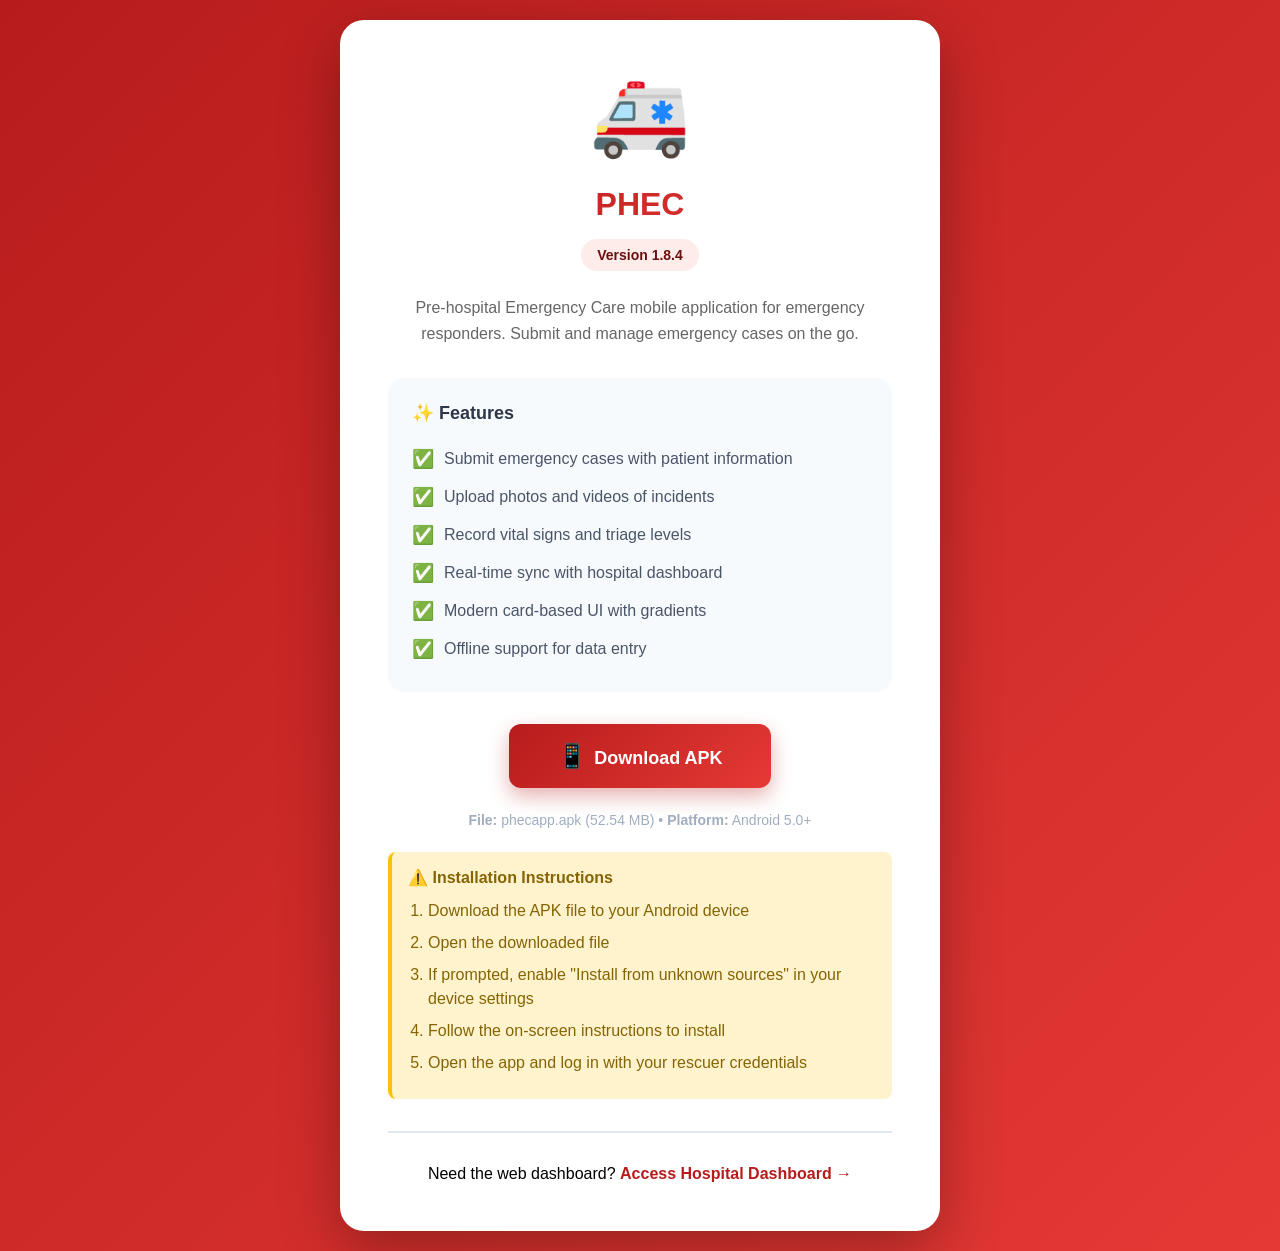
<file: phec/public/download.html>
<!DOCTYPE html>
<html lang="en">
<head>
    <meta charset="UTF-8">
    <meta name="viewport" content="width=device-width, initial-scale=1.0">
    <title>Download PHEC - Pre-hospital Emergency Care App</title>
    <style>
        * {
            margin: 0;
            padding: 0;
            box-sizing: border-box;
        }

        body {
            font-family: -apple-system, BlinkMacSystemFont, 'Segoe UI', Roboto, 'Helvetica Neue', Arial, sans-serif;
            background: linear-gradient(135deg, #b71c1c 0%, #e53935 100%);
            min-height: 100vh;
            display: flex;
            justify-content: center;
            align-items: center;
            padding: 20px;
        }

        .container {
            background: white;
            border-radius: 24px;
            padding: 48px;
            max-width: 600px;
            width: 100%;
            box-shadow: 0 20px 60px rgba(0, 0, 0, 0.3);
            text-align: center;
        }

        .app-icon {
            font-size: 80px;
            margin-bottom: 24px;
        }

        h1 {
            font-size: 32px;
            color: #2d3748;
            margin-bottom: 16px;
            background: linear-gradient(135deg, #b71c1c 0%, #e53935 100%);
            -webkit-background-clip: text;
            -webkit-text-fill-color: transparent;
            background-clip: text;
        }

        .version {
            display: inline-block;
            padding: 8px 16px;
            background: #fdecea;
            color: #6b0f0f;
            border-radius: 20px;
            font-size: 14px;
            font-weight: 600;
            margin-bottom: 24px;
        }

        .description {
            color: #666;
            font-size: 16px;
            line-height: 1.6;
            margin-bottom: 32px;
        }

        .features {
            text-align: left;
            margin-bottom: 32px;
            background: #f7fafc;
            padding: 24px;
            border-radius: 16px;
        }

        .features h3 {
            color: #2d3748;
            font-size: 18px;
            margin-bottom: 16px;
        }

        .features ul {
            list-style: none;
            padding: 0;
        }

        .features li {
            padding: 8px 0;
            color: #4a5568;
            display: flex;
            align-items: center;
            gap: 10px;
        }

        .features li::before {
            content: "✅";
            font-size: 18px;
        }

        .download-btn {
            display: inline-block;
            padding: 18px 48px;
            background: linear-gradient(135deg, #b71c1c 0%, #e53935 100%);
            color: white;
            text-decoration: none;
            border-radius: 12px;
            font-size: 18px;
            font-weight: 700;
            box-shadow: 0 8px 20px rgba(183, 28, 28, 0.35);
            transition: all 0.3s ease;
            margin-bottom: 24px;
        }

        .download-btn:hover {
            transform: translateY(-4px);
            box-shadow: 0 12px 30px rgba(183, 28, 28, 0.45);
        }

        .download-btn::before {
            content: "📱 ";
            font-size: 24px;
        }

        .file-info {
            color: #a0aec0;
            font-size: 14px;
            margin-bottom: 24px;
        }

        .instructions {
            background: #fff3cd;
            border-left: 4px solid #ffc107;
            padding: 16px;
            border-radius: 8px;
            text-align: left;
            margin-top: 24px;
        }

        .instructions h4 {
            color: #856404;
            font-size: 16px;
            margin-bottom: 12px;
        }

        .instructions ol {
            color: #856404;
            padding-left: 20px;
            margin: 0;
        }

        .instructions li {
            margin: 8px 0;
            line-height: 1.5;
        }

        .web-link {
            margin-top: 32px;
            padding-top: 32px;
            border-top: 2px solid #e2e8f0;
        }

        .web-link a {
            color: #b71c1c;
            text-decoration: none;
            font-weight: 600;
            font-size: 16px;
        }

        .web-link a:hover {
            text-decoration: underline;
        }

        @media (max-width: 768px) {
            .container {
                padding: 32px 24px;
            }

            h1 {
                font-size: 28px;
            }

            .download-btn {
                width: 100%;
                padding: 16px 24px;
            }
        }
    </style>
</head>
<body>
    <div class="container">
        <div class="app-icon">🚑</div>
        <h1>PHEC</h1>
        <span class="version">Version 1.8.4</span>
        
        <p class="description">
            Pre-hospital Emergency Care mobile application for emergency responders. 
            Submit and manage emergency cases on the go.
        </p>

        <div class="features">
            <h3>✨ Features</h3>
            <ul>
                <li>Submit emergency cases with patient information</li>
                <li>Upload photos and videos of incidents</li>
                <li>Record vital signs and triage levels</li>
                <li>Real-time sync with hospital dashboard</li>
                <li>Modern card-based UI with gradients</li>
                <li>Offline support for data entry</li>
            </ul>
        </div>

    <a href="https://drive.google.com/file/d/1cagAJGqTQvZTu0C9jODcup-p-I_hpVg8/view?usp=drive_link" class="download-btn" target="_blank">Download APK</a>
        
        <div class="file-info">
            <strong>File:</strong> phecapp.apk (52.54 MB) • <strong>Platform:</strong> Android 5.0+
        </div>

        <div class="instructions">
            <h4>⚠️ Installation Instructions</h4>
            <ol>
                <li>Download the APK file to your Android device</li>
                <li>Open the downloaded file</li>
                <li>If prompted, enable "Install from unknown sources" in your device settings</li>
                <li>Follow the on-screen instructions to install</li>
                <li>Open the app and log in with your rescuer credentials</li>
            </ol>
        </div>

        <div class="web-link">
            <p>Need the web dashboard? <a href="login-firebase.html">Access Hospital Dashboard →</a></p>
        </div>
    </div>
</body>
</html>
</file>
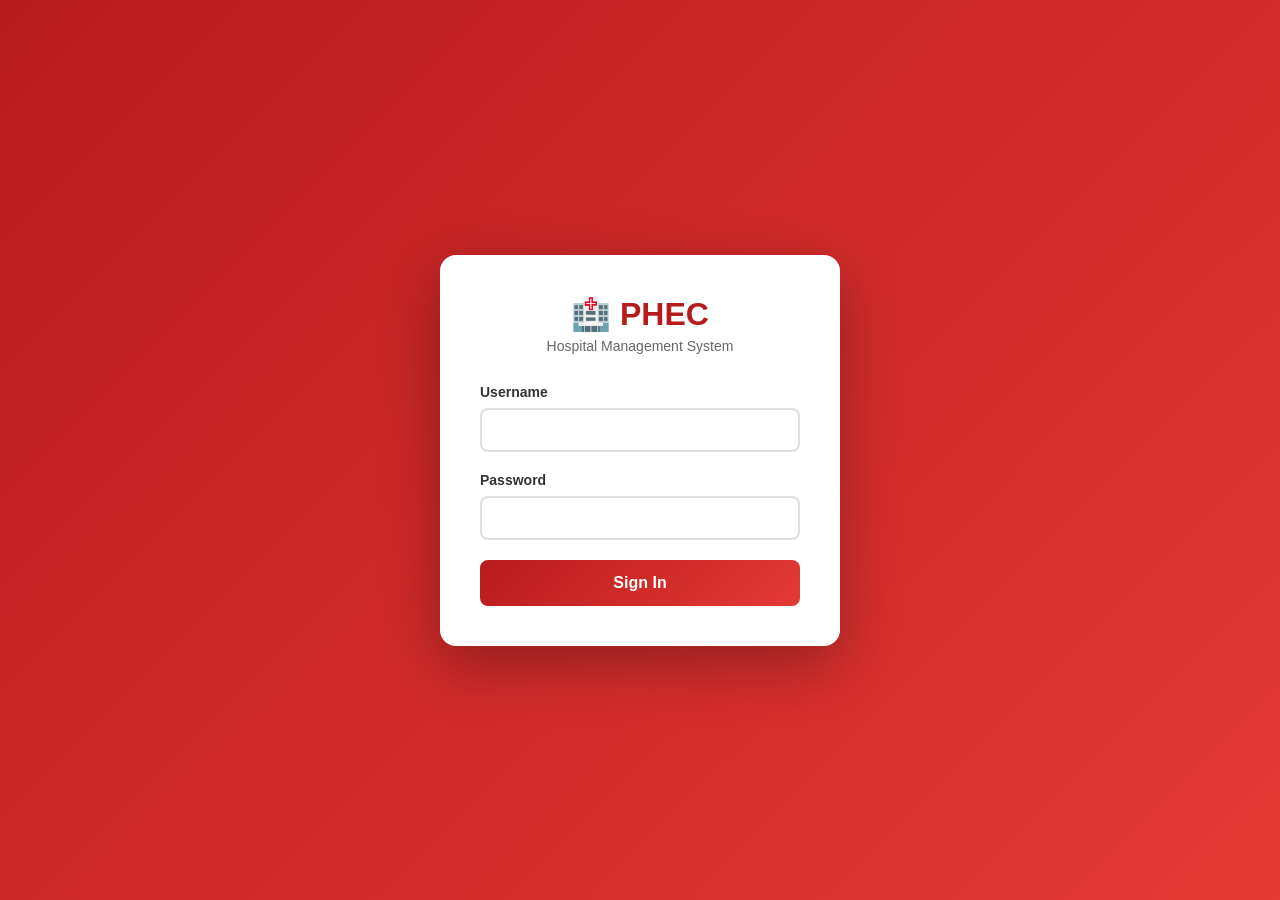
<file: phec/public/login.html>
<!DOCTYPE html>
<html lang="en">
<head>
    <meta charset="UTF-8">
    <meta name="viewport" content="width=device-width, initial-scale=1.0">
    <title>PHEC Hospital - Login</title>
    <style>
        * {
            margin: 0;
            padding: 0;
            box-sizing: border-box;
        }

        body {
            font-family: 'Segoe UI', Tahoma, Geneva, Verdana, sans-serif;
            background: linear-gradient(135deg, #b71c1c 0%, #e53935 100%);
            min-height: 100vh;
            display: flex;
            justify-content: center;
            align-items: center;
            padding: 20px;
        }

        .login-container {
            background: white;
            border-radius: 16px;
            box-shadow: 0 20px 60px rgba(0, 0, 0, 0.3);
            padding: 40px;
            max-width: 400px;
            width: 100%;
        }

        .logo {
            text-align: center;
            margin-bottom: 30px;
        }

        .logo h1 {
            color: #b71c1c;
            font-size: 32px;
            margin-bottom: 5px;
        }

        .logo p {
            color: #666;
            font-size: 14px;
        }

        .form-group {
            margin-bottom: 20px;
        }

        label {
            display: block;
            color: #333;
            font-weight: 600;
            margin-bottom: 8px;
            font-size: 14px;
        }

        input[type="text"],
        input[type="password"] {
            width: 100%;
            padding: 12px 16px;
            border: 2px solid #e0e0e0;
            border-radius: 8px;
            font-size: 14px;
            transition: border-color 0.3s;
        }

        input[type="text"]:focus,
        input[type="password"]:focus {
            outline: none;
            border-color: #b71c1c;
        }

        .btn-login {
            width: 100%;
            padding: 14px;
            background: linear-gradient(135deg, #b71c1c 0%, #e53935 100%);
            color: white;
            border: none;
            border-radius: 8px;
            font-size: 16px;
            font-weight: 600;
            cursor: pointer;
            transition: transform 0.2s, box-shadow 0.2s;
        }

        .btn-login:hover {
            transform: translateY(-2px);
            box-shadow: 0 8px 20px rgba(183, 28, 28, 0.4);
        }

        .btn-login:active {
            transform: translateY(0);
        }

        .error-message {
            background: #fee;
            color: #c33;
            padding: 12px;
            border-radius: 8px;
            margin-bottom: 20px;
            font-size: 14px;
            display: none;
        }

        .error-message.show {
            display: block;
        }

        @media (max-width: 480px) {
            .login-container {
                padding: 30px 20px;
            }

            .logo h1 {
                font-size: 28px;
            }
        }
    </style>
</head>
<body>
    <div class="login-container">
        <div class="logo">
            <h1>🏥 PHEC</h1>
            <p>Hospital Management System</p>
        </div>

        <div class="error-message" id="errorMessage"></div>

        <form id="loginForm">
            <div class="form-group">
                <label for="username">Username</label>
                <input type="text" id="username" name="username" required autocomplete="username">
            </div>

            <div class="form-group">
                <label for="password">Password</label>
                <input type="password" id="password" name="password" required autocomplete="current-password">
            </div>

            <button type="submit" class="btn-login">Sign In</button>
        </form>
    </div>

    <script>
        document.getElementById('loginForm').addEventListener('submit', async (e) => {
            e.preventDefault();
            
            const username = document.getElementById('username').value;
            const password = document.getElementById('password').value;
            const errorMsg = document.getElementById('errorMessage');
            
            errorMsg.classList.remove('show');
            
            try {
                const response = await fetch('../api/auth.php', {
                    method: 'POST',
                    headers: {
                        'Content-Type': 'application/json'
                    },
                    body: JSON.stringify({ action: 'login', username, password })
                });
                
                const data = await response.json();
                
                if (data.success) {
                    window.location.href = 'dashboard.html';
                } else {
                    errorMsg.textContent = data.error || 'Login failed. Please try again.';
                    errorMsg.classList.add('show');
                }
            } catch (error) {
                errorMsg.textContent = 'Connection error. Please try again.';
                errorMsg.classList.add('show');
            }
        });
    </script>
</body>
</html>
</file>
